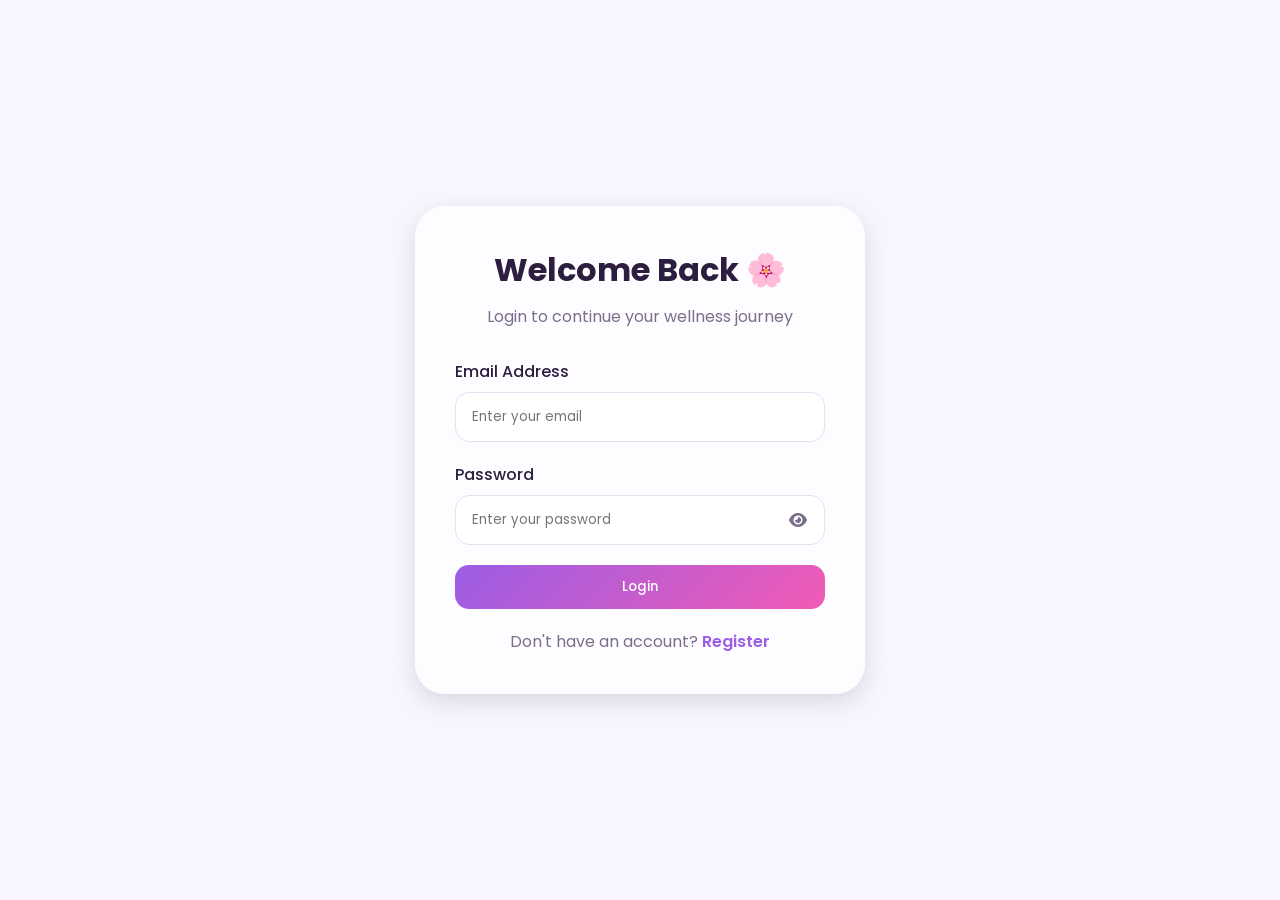
<file: index.html>
<!DOCTYPE html>
<html lang="en">

<head>

  <meta charset="UTF-8" />
  <meta name="viewport" content="width=device-width, initial-scale=1.0" />

  <title>Login | Period Tracker</title>

  <!-- GLOBAL CSS -->
  <link rel="stylesheet" href="css/global.css">

  <!-- FONT AWESOME -->
  <link rel="stylesheet"
    href="https://cdnjs.cloudflare.com/ajax/libs/font-awesome/6.5.2/css/all.min.css">

</head>

<body>

  <!-- AUTH CONTAINER -->
  <div class="auth-container">

    <!-- LOGIN CARD -->
    <div class="auth-card">

      <!-- TITLE -->
      <div class="auth-title">
        <h1>Welcome Back 🌸</h1>
        <p>Login to continue your wellness journey</p>
      </div>

      <!-- LOGIN FORM -->
      <form id="loginForm">

        <!-- EMAIL -->
        <div class="input-group">
          <label>Email Address</label>

          <input
            type="email"
            id="email"
            placeholder="Enter your email"
          >
        </div>

        <!-- PASSWORD -->
        <div class="input-group">
          <label>Password</label>

          <div style="position: relative;">

            <input
              type="password"
              id="password"
              placeholder="Enter your password"
            >

            <!-- TOGGLE PASSWORD -->
            <i
              class="fa-solid fa-eye"
              id="togglePassword"
              style="
                position: absolute;
                right: 18px;
                top: 50%;
                transform: translateY(-50%);
                cursor: pointer;
                color: #7B6D8D;
              "
            ></i>

          </div>
        </div>

        <!-- ERROR MESSAGE -->
        <p
          id="loginError"
          style="
            color: red;
            margin-bottom: 15px;
            display: none;
            font-size: 14px;
          "
        >
          Invalid email or password
        </p>

        <!-- LOGIN BUTTON -->
        <button
          type="submit"
          class="btn btn-primary"
          style="width: 100%;"
        >
          Login
        </button>

      </form>

      <!-- REGISTER LINK -->
      <div class="text-center mt-20">

        <p style="color: var(--text-secondary);">

          Don't have an account?

          <a
            href="register.html"
            style="
              color: var(--primary-color);
              font-weight: 600;
            "
          >
            Register
          </a>

        </p>

      </div>

    </div>

  </div>


  <!-- STORAGE JS -->
  <script src="js/storage.js"></script>

  <!-- AUTH JS -->
  <script src="js/auth.js"></script>

</body>

</html>
</file>
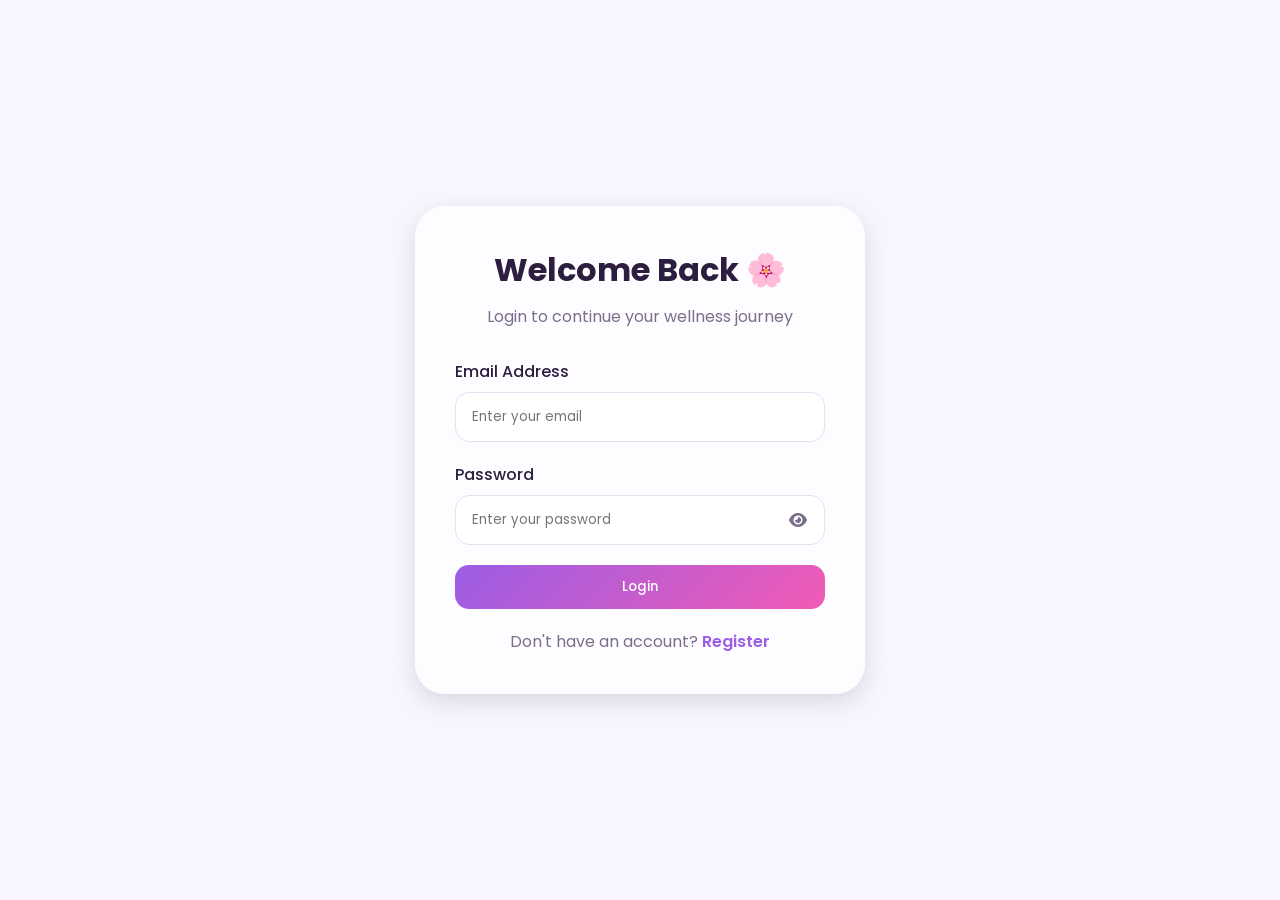
<file: calendar.html>
<!DOCTYPE html>
<html lang="en">

<head>

    <meta charset="UTF-8">

    <meta name="viewport"
        content="width=device-width, initial-scale=1.0">

    <title>Calendar | Period Tracker</title>

    <!-- GOOGLE FONTS -->

    <link rel="preconnect"
        href="https://fonts.googleapis.com">

    <link rel="preconnect"
        href="https://fonts.gstatic.com"
        crossorigin>

    <link href="https://fonts.googleapis.com/css2?family=Poppins:wght@300;400;500;600;700&display=swap"
        rel="stylesheet">

    <!-- FONT AWESOME -->

    <link rel="stylesheet"
        href="https://cdnjs.cloudflare.com/ajax/libs/font-awesome/6.5.1/css/all.min.css">

    <!-- CSS FILES -->

    <link rel="stylesheet"
        href="css/global.css">

    <link rel="stylesheet"
        href="css/calendar.css">

</head>

<body>

    <!-- SIDEBAR -->

    <aside class="sidebar">

        <div class="logo">

            <i class="fa-solid fa-heart-circle-bolt"></i>

            <span>Period Tracker</span>

        </div>

        <nav class="sidebar-menu">

            <a href="dashboard.html">

                <i class="fa-solid fa-table-columns"></i>

                Dashboard

            </a>

            <a href="tracker.html">

                <i class="fa-solid fa-calendar-check"></i>

                Track Cycle

            </a>

            <a href="calendar.html"
                class="active">

                <i class="fa-solid fa-calendar-days"></i>

                Calendar

            </a>

            <a href="insights.html">

                <i class="fa-solid fa-chart-line"></i>

                Insights

            </a>

            <a href="settings.html">

                <i class="fa-solid fa-gear"></i>

                Settings

            </a>

            <button id="logoutBtn">

                <i class="fa-solid fa-right-from-bracket"></i>

                Logout

            </button>

        </nav>

    </aside>

    <!-- MAIN CONTENT -->

    <main class="main-content">

        <!-- TOPBAR -->

        <header class="topbar">

            <div>

                <h1>Cycle Calendar</h1>

                <p>
                    Visualize your menstrual cycle and
                    predictions.
                </p>

            </div>

        </header>

        <!-- CALENDAR SECTION -->

        <section class="calendar-section">

            <div class="calendar-card">

                <!-- HEADER -->

                <div class="calendar-header">

                    <button id="prevMonthBtn">

                        <i class="fa-solid fa-angle-left"></i>

                    </button>

                    <h2 id="monthYear"></h2>

                    <button id="nextMonthBtn">

                        <i class="fa-solid fa-angle-right"></i>

                    </button>

                </div>

                <!-- WEEK DAYS -->

                <div class="weekdays">

                    <div>Sun</div>
                    <div>Mon</div>
                    <div>Tue</div>
                    <div>Wed</div>
                    <div>Thu</div>
                    <div>Fri</div>
                    <div>Sat</div>

                </div>

                <!-- CALENDAR GRID -->

                <div id="calendarGrid"
                    class="calendar-grid">

                    <!-- Dynamic Calendar -->

                </div>

            </div>

        </section>

        <!-- LEGEND SECTION -->

        <section class="legend-section">

            <div class="legend-card">

                <h2>Calendar Legend</h2>

                <div class="legend-grid">

                    <div class="legend-item">

                        <span class="legend-color period"></span>

                        <p>Predicted Period</p>

                    </div>

                    <div class="legend-item">

                        <span class="legend-color ovulation"></span>

                        <p>Ovulation Day</p>

                    </div>

                    <div class="legend-item">

                        <span class="legend-color fertile"></span>

                        <p>Fertile Window</p>

                    </div>

                    <div class="legend-item">

                        <span class="legend-color today"></span>

                        <p>Today</p>

                    </div>

                </div>

            </div>

        </section>

    </main>

    <!-- JAVASCRIPT FILES -->

    <script src="js/storage.js"></script>

    <script src="js/utils.js"></script>

    <script src="js/calendar.js"></script>

</body>

</html>
</file>
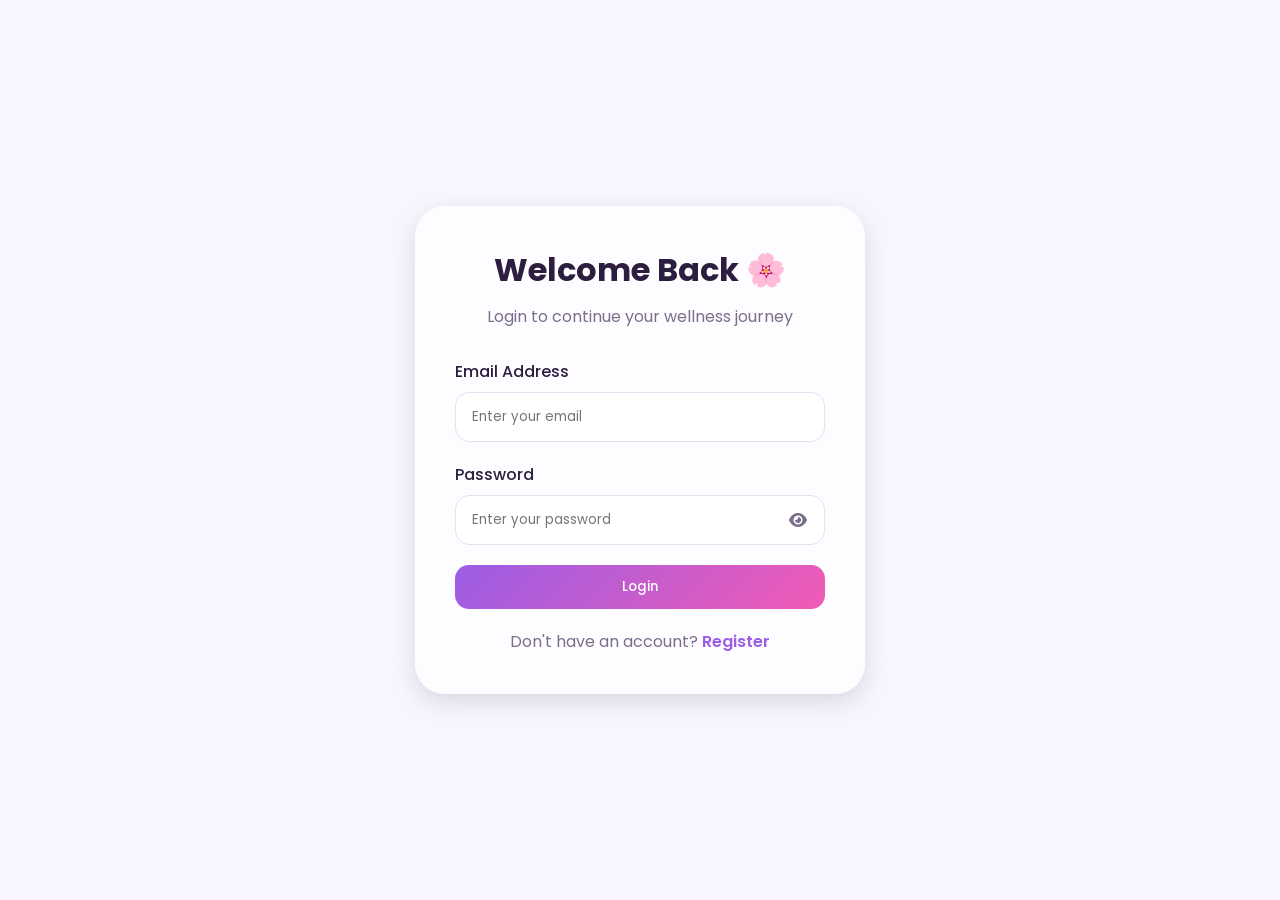
<file: dashboard.html>
<!DOCTYPE html>
<html lang="en">

<head>
    <meta charset="UTF-8" />
    <meta name="viewport" content="width=device-width, initial-scale=1.0" />

    <title>Dashboard | Period Tracker</title>

    <!-- Google Fonts -->
    <link rel="preconnect" href="https://fonts.googleapis.com">
    <link rel="preconnect" href="https://fonts.gstatic.com" crossorigin>

    <link href="https://fonts.googleapis.com/css2?family=Poppins:wght@300;400;500;600;700&display=swap"
        rel="stylesheet">

    <!-- Font Awesome -->
    <link rel="stylesheet"
        href="https://cdnjs.cloudflare.com/ajax/libs/font-awesome/6.5.1/css/all.min.css">

    <!-- CSS -->
    <link rel="stylesheet" href="css/global.css">
    <link rel="stylesheet" href="css/dashboard.css">
</head>

<body>

    <!-- SIDEBAR -->

    <aside class="sidebar">

        <div class="logo">
            <i class="fa-solid fa-heart-circle-bolt"></i>
            <span>Period Tracker</span>
        </div>

        <nav class="sidebar-menu">

            <a href="dashboard.html" class="active">
                <i class="fa-solid fa-table-columns"></i>
                Dashboard
            </a>

            <a href="tracker.html">
                <i class="fa-solid fa-calendar-check"></i>
                Track Cycle
            </a>

            <a href="calendar.html">
                <i class="fa-solid fa-calendar-days"></i>
                Calendar
            </a>

            <a href="insights.html">
                <i class="fa-solid fa-chart-line"></i>
                Insights
            </a>

            <a href="settings.html">
                <i class="fa-solid fa-gear"></i>
                Settings
            </a>

            <button id="logoutBtn" class="logout-btn">
                <i class="fa-solid fa-right-from-bracket"></i>
                Logout
            </button>

        </nav>

    </aside>

    <!-- 
         MAIN CONTENT
    = -->

    <main class="main-content">

        <!-- TOP BAR -->

        <header class="topbar">

            <div>
                <h1 id="welcomeMessage">Welcome Back</h1>
                <p>Track your wellness journey smoothly.</p>
            </div>

            <div class="profile-box">
                <i class="fa-solid fa-user"></i>
            </div>

        </header>

        <!-- 
             DASHBOARD GRID
        = -->

        <section class="dashboard-grid">

            <!-- CARD 1 -->

            <div class="dashboard-card gradient-card">

                <div class="card-header">
                    <h3>Next Period</h3>
                    <i class="fa-solid fa-droplet"></i>
                </div>

                <h2 id="nextPeriodDate">--</h2>

                <p>Predicted upcoming cycle date</p>

            </div>

            <!-- CARD 2 -->

            <div class="dashboard-card">

                <div class="card-header">
                    <h3>Cycle Length</h3>
                    <i class="fa-solid fa-rotate"></i>
                </div>

                <h2 id="cycleLengthDisplay">28 Days</h2>

                <p>Average menstrual cycle</p>

            </div>

            <!-- CARD 3 -->

            <div class="dashboard-card">

                <div class="card-header">
                    <h3>Ovulation Day</h3>
                    <i class="fa-solid fa-seedling"></i>
                </div>

                <h2 id="ovulationDate">--</h2>

                <p>Estimated fertile period</p>

            </div>

            <!-- CARD 4 -->

            <div class="dashboard-card">

                <div class="card-header">
                    <h3>Current Mood</h3>
                    <i class="fa-solid fa-face-smile"></i>
                </div>

                <h2 id="currentMood">Relaxed</h2>

                <p>Your latest wellness mood</p>

            </div>

        </section>

        <!-- 
             QUICK ACTIONS
        = -->

        <section class="quick-actions">

            <h2>Quick Actions</h2>

            <div class="action-grid">

                <a href="tracker.html" class="action-card">
                    <i class="fa-solid fa-pen"></i>
                    <span>Log Symptoms</span>
                </a>

                <a href="calendar.html" class="action-card">
                    <i class="fa-solid fa-calendar"></i>
                    <span>View Calendar</span>
                </a>

                <a href="insights.html" class="action-card">
                    <i class="fa-solid fa-chart-pie"></i>
                    <span>Check Insights</span>
                </a>

                <a href="settings.html" class="action-card">
                    <i class="fa-solid fa-sliders"></i>
                    <span>Personalize</span>
                </a>

            </div>

        </section>

        <!-- 
             WELLNESS TIPS
        = -->

        <section class="wellness-section">

            <div class="wellness-card">

                <h2>Daily Wellness Tip</h2>

                <p id="wellnessTip">
                    Stay hydrated and maintain healthy sleep patterns
                    for better cycle balance and overall wellness.
                </p>

            </div>

        </section>

        <!-- 
             RECENT ACTIVITY
        = -->

        <section class="activity-section">

            <div class="section-header">
                <h2>Recent Activity</h2>
            </div>

            <div id="activityContainer" class="activity-container">

                <div class="activity-item">
                    <i class="fa-solid fa-circle-info"></i>
                    <div>
                        <h4>No activity available</h4>
                        <p>Start tracking your wellness today.</p>
                    </div>
                </div>

            </div>

        </section>

    </main>

    <!-- 
         JAVASCRIPT FILES
    = -->

    <script src="js/storage.js"></script>
    <script src="js/utils.js"></script>
    <script src="js/dashboard.js"></script>
    

</body>

</html>
</file>
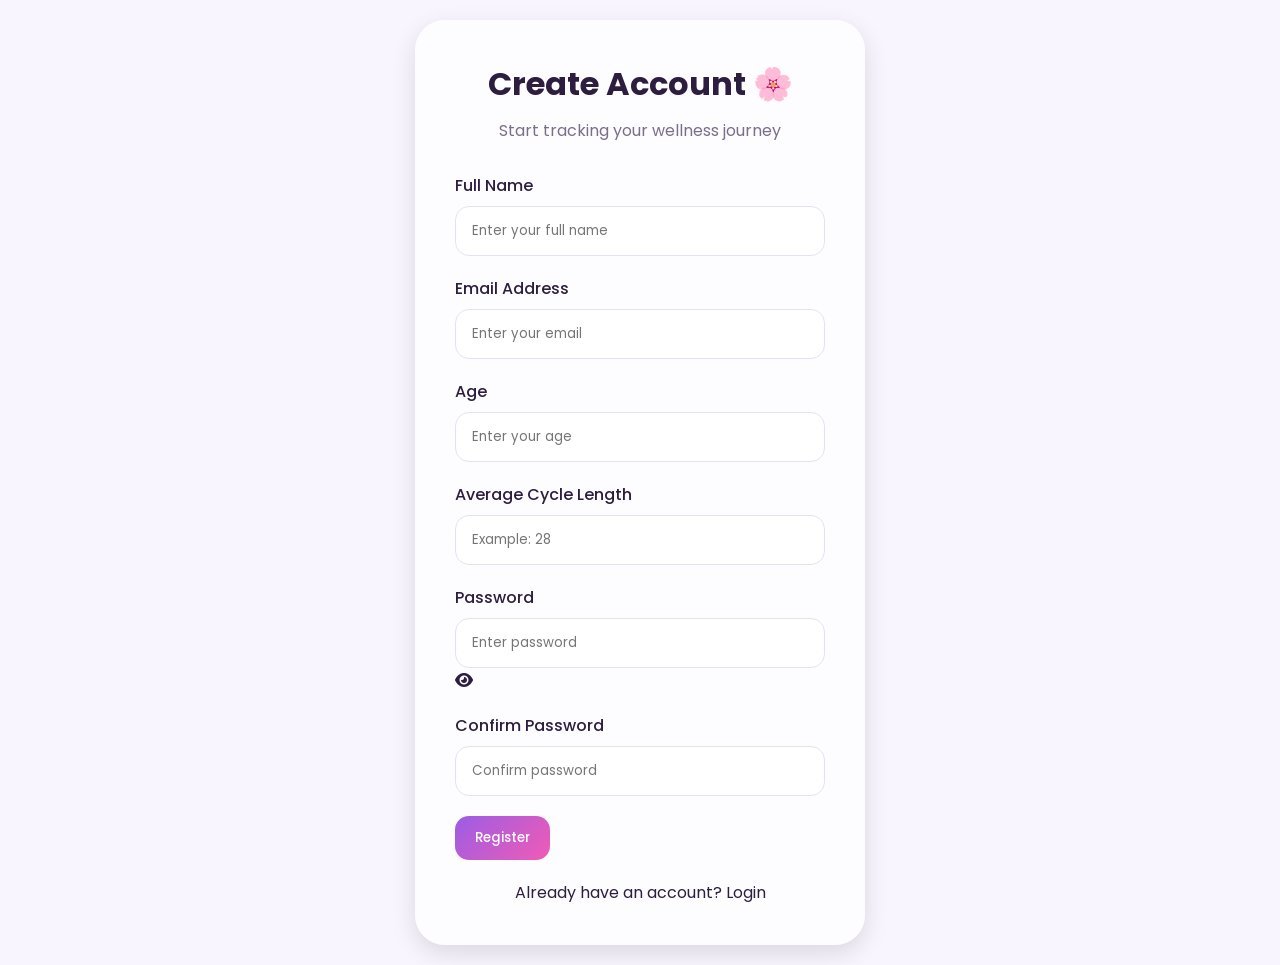
<file: register.html>
<!DOCTYPE html>
<html lang="en">

<head>

    <meta charset="UTF-8">

    <meta name="viewport"
        content="width=device-width, initial-scale=1.0">

    <title>Register | Period Tracker</title>

    <!-- GLOBAL CSS -->
    <link rel="stylesheet"
        href="css/global.css">

    <!-- FONT AWESOME -->
    <link rel="stylesheet"
        href="https://cdnjs.cloudflare.com/ajax/libs/font-awesome/6.5.2/css/all.min.css">

</head>

<body>

    <!-- AUTH CONTAINER -->

    <div class="auth-container">

        <!-- REGISTER CARD -->

        <div class="auth-card">

            <!-- TITLE -->

            <div class="auth-title">

                <h1>Create Account 🌸</h1>

                <p>
                    Start tracking your wellness journey
                </p>

            </div>

            <!-- REGISTER FORM -->

            <form id="registerForm">

                <!-- FULL NAME -->

                <div class="input-group">

                    <label for="name">
                        Full Name
                    </label>

                    <input
                        type="text"
                        id="name"
                        placeholder="Enter your full name"
                        required
                    >

                </div>

                <!-- EMAIL -->

                <div class="input-group">

                    <label for="email">
                        Email Address
                    </label>

                    <input
                        type="email"
                        id="email"
                        placeholder="Enter your email"
                        required
                    >

                </div>

                <!-- AGE -->

                <div class="input-group">

                    <label for="age">
                        Age
                    </label>

                    <input
                        type="number"
                        id="age"
                        placeholder="Enter your age"
                        required
                    >

                </div>

                <!-- CYCLE LENGTH -->

                <div class="input-group">

                    <label for="cycleLength">
                        Average Cycle Length
                    </label>

                    <input
                        type="number"
                        id="cycleLength"
                        placeholder="Example: 28"
                        required
                    >

                </div>

                <!-- PASSWORD -->

                <div class="input-group">

                    <label for="password">
                        Password
                    </label>

                    <div class="password-wrapper">

                        <input
                            type="password"
                            id="password"
                            placeholder="Enter password"
                            required
                        >

                        <i
                            class="fa-solid fa-eye"
                            id="togglePassword"
                        ></i>

                    </div>

                </div>

                <!-- CONFIRM PASSWORD -->

                <div class="input-group">

                    <label for="confirmPassword">
                        Confirm Password
                    </label>

                    <input
                        type="password"
                        id="confirmPassword"
                        placeholder="Confirm password"
                        required
                    >

                </div>

                <!-- REGISTER BUTTON -->

                <button
                    type="submit"
                    class="btn btn-primary"
                >

                    Register

                </button>

            </form>

            <!-- LOGIN LINK -->

            <div class="text-center mt-20">

                <p>

                    Already have an account?

                    <a href="index.html">

                        Login

                    </a>

                </p>

            </div>

        </div>

    </div>

    <!-- JAVASCRIPT -->

    <script src="js/storage.js"></script>

    <script src="js/utils.js"></script>

    <script src="js/auth.js"></script>

    <!-- PASSWORD TOGGLE -->

    <script>

        const togglePassword =
            document.getElementById(
                "togglePassword"
            );

        const passwordInput =
            document.getElementById(
                "password"
            );

        togglePassword.addEventListener(
            "click",
            () => {

                if (
                    passwordInput.type ===
                    "password"
                ) {

                    passwordInput.type = "text";

                    togglePassword.classList.replace(
                        "fa-eye",
                        "fa-eye-slash"
                    );

                } else {

                    passwordInput.type = "password";

                    togglePassword.classList.replace(
                        "fa-eye-slash",
                        "fa-eye"
                    );
                }
            }
        );

    </script>

</body>

</html>
</file>
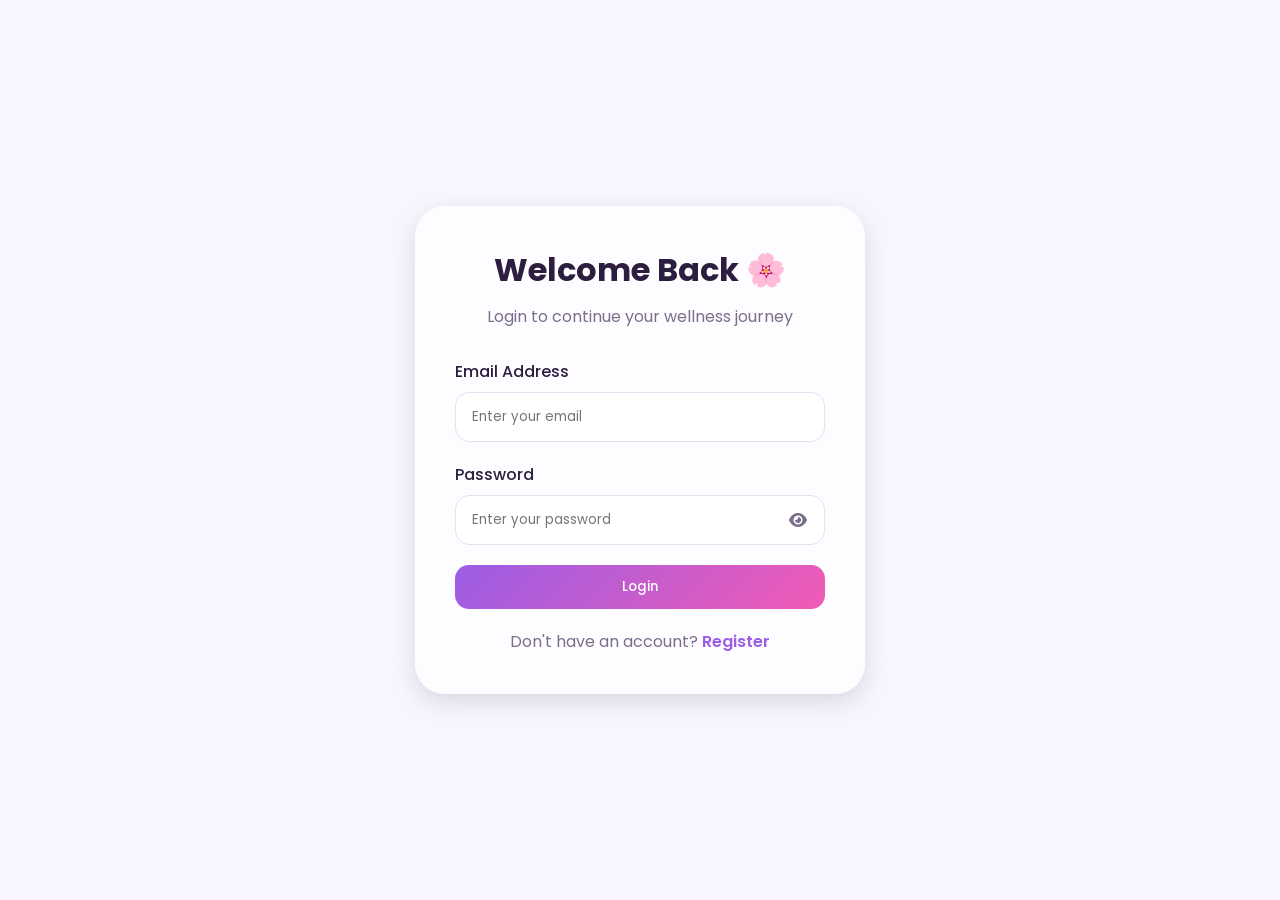
<file: settings.html>
<!DOCTYPE html>
<html lang="en">

<head>

    <meta charset="UTF-8">

    <meta name="viewport"
        content="width=device-width, initial-scale=1.0">

    <title>Settings | Period Tracker</title>

    <!-- GOOGLE FONTS -->

    <link rel="preconnect"
        href="https://fonts.googleapis.com">

    <link rel="preconnect"
        href="https://fonts.gstatic.com"
        crossorigin>

    <link href="https://fonts.googleapis.com/css2?family=Poppins:wght@300;400;500;600;700&display=swap"
        rel="stylesheet">

    <!-- FONT AWESOME -->

    <link rel="stylesheet"
        href="https://cdnjs.cloudflare.com/ajax/libs/font-awesome/6.5.1/css/all.min.css">

    <!-- CSS -->

    <link rel="stylesheet"
        href="css/global.css">

    <link rel="stylesheet"
        href="css/settings.css">

</head>

<body>

    <!-- SIDEBAR -->

    <aside class="sidebar">

        <div class="logo">

            <i class="fa-solid fa-heart-circle-bolt"></i>

            <span>Period Tracker</span>

        </div>

        <nav class="sidebar-menu">

            <a href="dashboard.html">

                <i class="fa-solid fa-table-columns"></i>

                Dashboard

            </a>

            <a href="tracker.html">

                <i class="fa-solid fa-calendar-check"></i>

                Track Cycle

            </a>

            <a href="calendar.html">

                <i class="fa-solid fa-calendar-days"></i>

                Calendar

            </a>

            <a href="insights.html">

                <i class="fa-solid fa-chart-line"></i>

                Insights

            </a>

            <a href="settings.html"
                class="active">

                <i class="fa-solid fa-gear"></i>

                Settings

            </a>

            <button id="logoutBtn">

                <i class="fa-solid fa-right-from-bracket"></i>

                Logout

            </button>

        </nav>

    </aside>

    <!-- MAIN CONTENT -->

    <main class="main-content">

        <!-- TOPBAR -->

        <header class="topbar">

            <div>

                <h1>Settings</h1>

                <p>
                    Personalize and manage your account.
                </p>

            </div>

        </header>

        <!-- PROFILE SETTINGS -->

        <section class="settings-section">

            <div class="settings-card">

                <h2>Profile Information</h2>

                <form id="profileForm">

                    <!-- NAME -->

                    <div class="form-group">

                        <label>Full Name</label>

                        <input type="text"
                            id="fullName"
                            placeholder="Enter your name">

                    </div>

                    <!-- EMAIL -->

                    <div class="form-group">

                        <label>Email Address</label>

                        <input type="email"
                            id="email"
                            placeholder="Enter your email">

                    </div>

                    <!-- AGE -->

                    <div class="form-group">

                        <label>Age</label>

                        <input type="number"
                            id="age"
                            placeholder="Enter your age">

                    </div>

                    <!-- CYCLE LENGTH -->

                    <div class="form-group">

                        <label>Cycle Length</label>

                        <input type="number"
                            id="cycleLength"
                            placeholder="Cycle length in days">

                    </div>

                    <!-- BUTTON -->

                    <button type="submit"
                        class="save-btn">

                        Update Profile

                    </button>

                </form>

            </div>

        </section>

        <!-- 
             APP SETTINGS
        = -->

        <section class="settings-section">

            <div class="settings-card">

                <h2>Application Settings</h2>

                <!-- DARK MODE -->

                <div class="setting-item">

                    <div>

                        <h3>Dark Mode</h3>

                        <p>
                            Enable dark appearance mode.
                        </p>

                    </div>

                    <label class="switch">

                        <input type="checkbox"
                            id="darkModeToggle">

                        <span class="slider"></span>

                    </label>

                </div>

                <!-- CLEAR HISTORY -->

                <div class="setting-item">

                    <div>

                        <h3>Clear Wellness History</h3>

                        <p>
                            Remove all tracker records permanently.
                        </p>

                    </div>

                    <button id="clearHistoryBtn"
                        class="danger-btn">

                        Clear Data

                    </button>

                </div>

            </div>

        </section>

    </main>

    <!-- JAVASCRIPT FILES -->

    <script src="js/storage.js"></script>

    <script src="js/utils.js"></script>

    <script src="js/settings.js"></script>

</body>

</html>
</file>
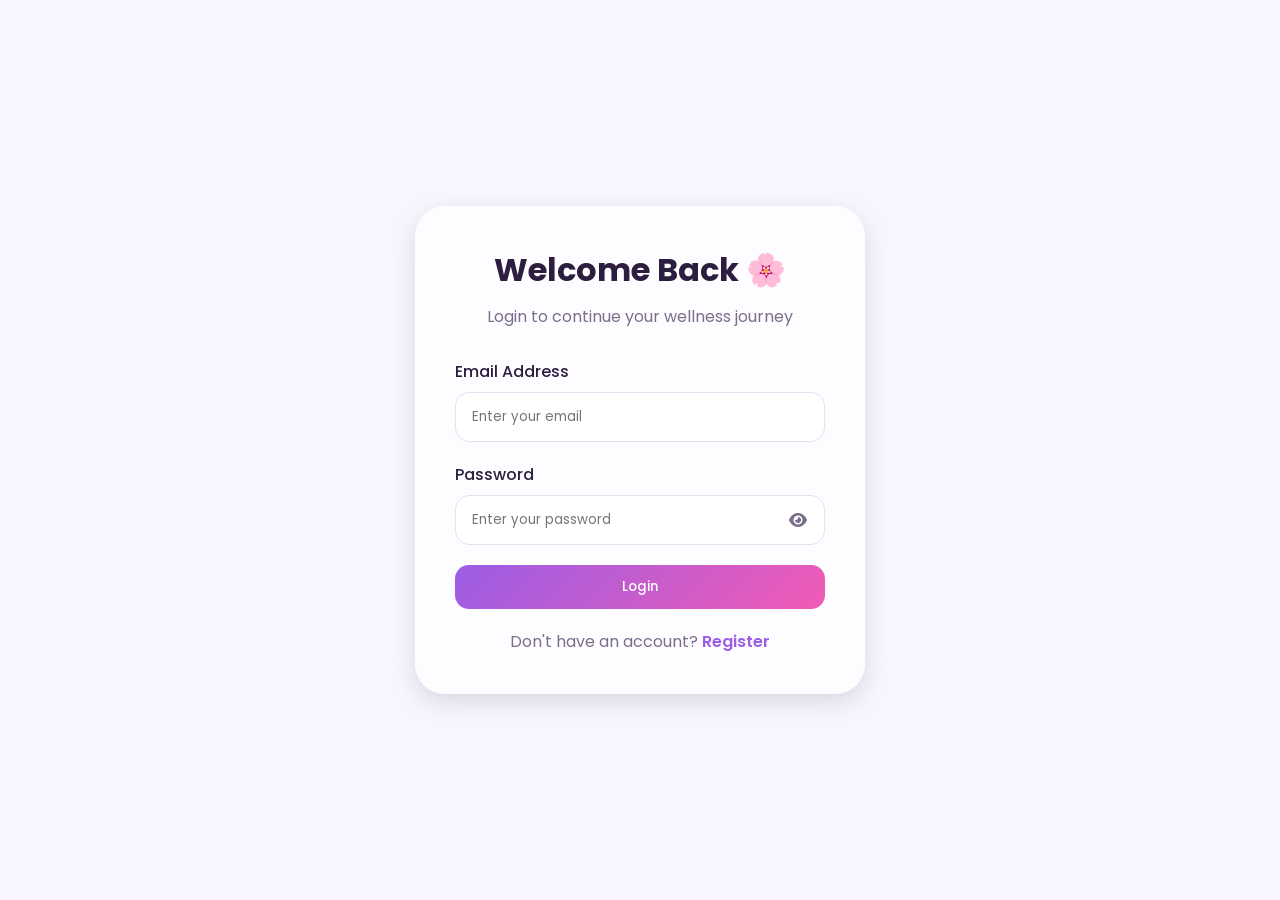
<file: tracker.html>
<!DOCTYPE html>
<html lang="en">

<head>
    <meta charset="UTF-8">
    <meta name="viewport" content="width=device-width, initial-scale=1.0">

    <title>Track Cycle | Period Tracker</title>

    <!-- Google Fonts -->
    <link rel="preconnect" href="https://fonts.googleapis.com">
    <link rel="preconnect" href="https://fonts.gstatic.com" crossorigin>

    <link href="https://fonts.googleapis.com/css2?family=Poppins:wght@300;400;500;600;700&display=swap"
        rel="stylesheet">

    <!-- Font Awesome -->
    <link rel="stylesheet"
        href="https://cdnjs.cloudflare.com/ajax/libs/font-awesome/6.5.1/css/all.min.css">

    <!-- CSS -->
    <link rel="stylesheet" href="css/global.css">
    <link rel="stylesheet" href="css/tracker.css">
</head>

<body>

    <!-- SIDEBAR -->

    <aside class="sidebar">

        <div class="logo">
            <i class="fa-solid fa-heart-circle-bolt"></i>
            <span>Period Tracker</span>
        </div>

        <nav class="sidebar-menu">

            <a href="dashboard.html">
                <i class="fa-solid fa-table-columns"></i>
                Dashboard
            </a>

            <a href="tracker.html" class="active">
                <i class="fa-solid fa-calendar-check"></i>
                Track Cycle
            </a>

            <a href="calendar.html">
                <i class="fa-solid fa-calendar-days"></i>
                Calendar
            </a>

            <a href="insights.html">
                <i class="fa-solid fa-chart-line"></i>
                Insights
            </a>

            <a href="settings.html">
                <i class="fa-solid fa-gear"></i>
                Settings
            </a>

            <button id="logoutBtn">
                <i class="fa-solid fa-right-from-bracket"></i>
                Logout
            </button>

        </nav>

    </aside>

    <!-- MAIN CONTENT -->

    <main class="main-content">

        <!-- TOPBAR -->

        <header class="topbar">

            <div>
                <h1>Track Your Wellness</h1>
                <p>Log moods, symptoms, and cycle details.</p>
            </div>

        </header>

        <!-- TRACKER FORM -->

        <section class="tracker-section">

            <div class="tracker-card">

                <h2>Daily Wellness Tracker</h2>

                <form id="trackerForm">

                    <!-- DATE -->

                    <div class="form-group">

                        <label>Select Date</label>

                        <input type="date"
                            id="trackDate"
                            required>

                    </div>

                    <!-- MOOD -->

                    <div class="form-group">

                        <label>Select Mood</label>

                        <div class="mood-grid">

                            <button type="button"
                                class="mood-btn"
                                data-mood="Happy">

                                😊
                                <span>Happy</span>

                            </button>

                            <button type="button"
                                class="mood-btn"
                                data-mood="Sad">

                                😔
                                <span>Sad</span>

                            </button>

                            <button type="button"
                                class="mood-btn"
                                data-mood="Relaxed">

                                😌
                                <span>Relaxed</span>

                            </button>

                            <button type="button"
                                class="mood-btn"
                                data-mood="Tired">

                                😴
                                <span>Tired</span>

                            </button>

                            <button type="button"
                                class="mood-btn"
                                data-mood="Angry">

                                😡
                                <span>Angry</span>

                            </button>

                        </div>

                    </div>

                    <!-- SYMPTOMS -->

                    <div class="form-group">

                        <label>Symptoms</label>

                        <div class="symptom-grid">

                            <label class="symptom-item">

                                <input type="checkbox"
                                    value="Cramps">

                                <span>Cramps</span>

                            </label>

                            <label class="symptom-item">

                                <input type="checkbox"
                                    value="Headache">

                                <span>Headache</span>

                            </label>

                            <label class="symptom-item">

                                <input type="checkbox"
                                    value="Fatigue">

                                <span>Fatigue</span>

                            </label>

                            <label class="symptom-item">

                                <input type="checkbox"
                                    value="Acne">

                                <span>Acne</span>

                            </label>

                            <label class="symptom-item">

                                <input type="checkbox"
                                    value="Mood Swings">

                                <span>Mood Swings</span>

                            </label>

                        </div>

                    </div>

                    <!-- FLOW LEVEL -->

                    <div class="form-group">

                        <label>Flow Level</label>

                        <select id="flowLevel">

                            <option value="">Select Flow</option>

                            <option value="Light">Light</option>

                            <option value="Medium">Medium</option>

                            <option value="Heavy">Heavy</option>

                        </select>

                    </div>

                    <!-- ENERGY LEVEL -->

                    <div class="form-group">

                        <label>Energy Level</label>

                        <select id="energyLevel">

                            <option value="">Select Energy</option>

                            <option value="Low">Low</option>

                            <option value="Normal">Normal</option>

                            <option value="High">High</option>

                        </select>

                    </div>

                    <!-- NOTES -->

                    <div class="form-group">

                        <label>Daily Notes</label>

                        <textarea id="dailyNotes"
                            rows="5"
                            placeholder="Write about your wellness today..."></textarea>

                    </div>

                    <!-- PERIOD START -->

                    <div class="form-group">

                        <label>Is this your period start date?</label>

                        <div class="radio-group">

                            <label>

                                <input type="radio"
                                    name="periodStart"
                                    value="yes">

                                Yes

                            </label>

                            <label>

                                <input type="radio"
                                    name="periodStart"
                                    value="no"
                                    checked>

                                No

                            </label>

                        </div>

                    </div>

                    <!-- BUTTON -->

                    <button type="submit"
                        class="save-btn">

                        Save Wellness Record

                    </button>

                </form>

            </div>

        </section>

        <!-- RECENT TRACKS -->

        <section class="recent-tracks">

            <div class="section-header">

                <h2>Recent Logs</h2>

            </div>

            <div id="recentLogsContainer"
                class="recent-logs-container">

                <!-- Dynamic Logs -->

            </div>

        </section>

    </main>

    <!-- JAVASCRIPT FILES -->

    <script src="js/storage.js"></script>
    <script src="js/utils.js"></script>
    <script src="js/tracker.js"></script>

</body>

</html>
</file>
<file: css/global.css>
@import url('https://fonts.googleapis.com/css2?family=Poppins:wght@300;400;500;600;700&display=swap');
:root {
  --primary-color: #9B5DE5;
  --secondary-color: #F15BB5;
  --background-color: #F8F5FF;
  --card-color: #FFFFFF;
  --text-primary: #2D1E40;
  --text-secondary: #7B6D8D;
  --success-color: #4CAF50;
  --warning-color: #FFB703;
  --border-color: #E6E0F0;

  --shadow-sm: 0 2px 8px rgba(0,0,0,0.05);
  --shadow-md: 0 4px 12px rgba(0,0,0,0.08);
  --shadow-lg: 0 8px 24px rgba(0,0,0,0.12);

  --radius-sm: 10px;
  --radius-md: 16px;
  --radius-lg: 24px;

  --transition: 0.3s ease;
}


/*
   DARK MODE VARIABLES
*/

body.dark-mode {
  --background-color: #1E1B2E;
  --card-color: #2A243D;
  --text-primary: #F3F0FF;
  --text-secondary: #C9C2D8;
  --border-color: #3C3550;
}


/*
   RESET
*/

* {
  margin: 0;
  padding: 0;
  box-sizing: border-box;
}

html {
  scroll-behavior: smooth;
}

body {
  font-family: 'Poppins', sans-serif;
  background: var(--background-color);
  color: var(--text-primary);
  transition: var(--transition);
}


a {
  text-decoration: none;
  color: inherit;
}

ul {
  list-style: none;
}

button,
input,
textarea,
select {
  font-family: inherit;
}


/*
   MAIN LAYOUT
*/

.main-layout {
  display: flex;
  min-height: 100vh;
}


/*
   SIDEBAR
*/

.sidebar {
  width: 260px;
  background: linear-gradient(180deg, #9B5DE5, #F15BB5);
  padding: 24px;
  color: white;
  position: fixed;
  left: 0;
  top: 0;
  height: 100vh;
  overflow-y: auto;
}

.logo {
  font-size: 26px;
  font-weight: 700;
  margin-bottom: 40px;
}

.sidebar-menu {
  display: flex;
  flex-direction: column;
  gap: 12px;
}

.sidebar-menu a {
  display: flex;
  align-items: center;
  gap: 12px;
  padding: 14px 18px;
  border-radius: 14px;
  transition: var(--transition);
  font-weight: 500;
}

.sidebar-menu a:hover {
  background: rgba(255,255,255,0.15);
  transform: translateX(5px);
}

.sidebar-menu a.active {
  background: rgba(255,255,255,0.2);
  backdrop-filter: blur(10px);
}


/*
   MAIN CONTENT
*/

.main-content {
  flex: 1;
  margin-left: 260px;
  padding: 30px;
}


/*
   HEADER
*/

.top-header {
  display: flex;
  justify-content: space-between;
  align-items: center;
  margin-bottom: 30px;
}

.header-left h1 {
  font-size: 28px;
  font-weight: 600;
}

.header-left p {
  color: var(--text-secondary);
  margin-top: 5px;
}

.header-right {
  display: flex;
  align-items: center;
  gap: 16px;
}

.profile-avatar {
  width: 45px;
  height: 45px;
  border-radius: 50%;
  background: linear-gradient(135deg, #9B5DE5, #F15BB5);
  display: flex;
  align-items: center;
  justify-content: center;
  color: white;
  font-weight: 600;
}


/*
   BUTTONS
*/

.btn {
  border: none;
  outline: none;
  padding: 12px 20px;
  border-radius: 14px;
  cursor: pointer;
  transition: var(--transition);
  font-weight: 500;
}

.btn-primary {
  background: linear-gradient(135deg, #9B5DE5, #F15BB5);
  color: white;
}

.btn-primary:hover {
  transform: translateY(-2px);
  box-shadow: var(--shadow-md);
}

.btn-secondary {
  background: var(--card-color);
  color: var(--text-primary);
  border: 1px solid var(--border-color);
}

.btn-secondary:hover {
  background: rgba(155,93,229,0.08);
}


/*
   CARDS
*/

.card {
  background: var(--card-color);
  border-radius: var(--radius-md);
  padding: 24px;
  box-shadow: var(--shadow-sm);
  transition: var(--transition);
}

.card:hover {
  transform: translateY(-4px);
  box-shadow: var(--shadow-md);
}

.card-title {
  font-size: 18px;
  font-weight: 600;
  margin-bottom: 16px;
}


/* 
   DASHBOARD GRID
 */

.dashboard-grid {
  display: grid;
  grid-template-columns: repeat(4, 1fr);
  gap: 20px;
}

.status-card {
  background: var(--card-color);
  border-radius: 20px;
  padding: 24px;
  box-shadow: var(--shadow-sm);
  transition: var(--transition);
}

.status-card:hover {
  transform: translateY(-5px);
  box-shadow: var(--shadow-md);
}

.status-card .icon {
  width: 50px;
  height: 50px;
  border-radius: 14px;
  display: flex;
  align-items: center;
  justify-content: center;
  margin-bottom: 16px;
  background: rgba(155,93,229,0.12);
  color: var(--primary-color);
  font-size: 22px;
}

.status-card h2 {
  font-size: 28px;
  margin-bottom: 6px;
}

.status-card p {
  color: var(--text-secondary);
}


/* 
   FORM ELEMENTS
 */

.input-group {
  margin-bottom: 20px;
}

.input-group label {
  display: block;
  margin-bottom: 8px;
  font-weight: 500;
}

.input-group input,
.input-group textarea,
.input-group select {
  width: 100%;
  padding: 14px 16px;
  border-radius: 14px;
  border: 1px solid var(--border-color);
  background: var(--card-color);
  color: var(--text-primary);
  transition: var(--transition);
}

.input-group input:focus,
.input-group textarea:focus,
.input-group select:focus {
  border-color: var(--primary-color);
  outline: none;
  box-shadow: 0 0 0 4px rgba(155,93,229,0.12);
}


/* 
   AUTH PAGES
 */

.auth-container {
  min-height: 100vh;
  display: flex;
  align-items: center;
  justify-content: center;
  padding: 20px;
}

.auth-card {
  width: 100%;
  max-width: 450px;
  background: rgba(255,255,255,0.7);
  backdrop-filter: blur(20px);
  padding: 40px;
  border-radius: 30px;
  box-shadow: var(--shadow-lg);
}

.auth-title {
  text-align: center;
  margin-bottom: 30px;
}

.auth-title h1 {
  font-size: 32px;
  margin-bottom: 10px;
}

.auth-title p {
  color: var(--text-secondary);
}


/* 
   UTILITIES
 */

.text-center {
  text-align: center;
}

.mt-20 {
  margin-top: 20px;
}

.mt-30 {
  margin-top: 30px;
}

.hidden {
  display: none;
}


/* 
   RESPONSIVE DESIGN
 */

@media (max-width: 1200px) {

  .dashboard-grid {
    grid-template-columns: repeat(2, 1fr);
  }
}


@media (max-width: 768px) {

  .sidebar {
    width: 90px;
    padding: 20px 10px;
  }

  .logo {
    font-size: 18px;
    text-align: center;
  }

  .sidebar-menu a span {
    display: none;
  }

  .sidebar-menu a {
    justify-content: center;
  }

  .main-content {
    margin-left: 90px;
    padding: 20px;
  }

  .dashboard-grid {
    grid-template-columns: 1fr;
  }

  .top-header {
    flex-direction: column;
    align-items: flex-start;
    gap: 20px;
  }
}


@media (max-width: 480px) {

  .sidebar {
    display: none;
  }

  .main-content {
    margin-left: 0;
    padding: 16px;
  }

  .auth-card {
    padding: 28px 20px;
  }

  .header-left h1 {
    font-size: 22px;
  }
}
</file>
<file: css/calendar.css>
/* 
   CALENDAR PAGE STYLES
*/

:root {
    --primary: #9B5DE5;
    --secondary: #F15BB5;
    --background: #F8F5FF;
    --card-bg: #FFFFFF;
    --text-primary: #2D1E40;
    --text-secondary: #7B6D8D;
    --shadow: 0 10px 30px rgba(155, 93, 229, 0.10);
    --border: #ece4ff;

    --period-color: #ffb3d1;
    --ovulation-color: #bb86fc;
    --fertile-color: #ead9ff;
    --today-color: #9B5DE5;
}

/* 
   BODY
*/

body {
    margin: 0;
    padding: 0;
    font-family: 'Poppins', sans-serif;
    background: var(--background);
    display: flex;
    min-height: 100vh;
}

/* 
   SIDEBAR
*/

.sidebar {
    width: 270px;
    background: linear-gradient(
        180deg,
        #9B5DE5,
        #7b49ba
    );

    color: white;

    position: fixed;
    top: 0;
    left: 0;
    bottom: 0;

    padding: 30px 20px;

    display: flex;
    flex-direction: column;

    box-shadow: 5px 0 20px rgba(0,0,0,0.08);
}

.logo {
    display: flex;
    align-items: center;
    gap: 12px;

    font-size: 24px;
    font-weight: 700;

    margin-bottom: 45px;
}

.logo i {
    font-size: 28px;
}

.sidebar-menu {
    display: flex;
    flex-direction: column;
    gap: 12px;
}

.sidebar-menu a,
.sidebar-menu button {
    border: none;
    background: transparent;

    color: rgba(255,255,255,0.88);

    text-decoration: none;

    padding: 14px 18px;

    border-radius: 16px;

    display: flex;
    align-items: center;
    gap: 14px;

    font-size: 15px;
    font-weight: 500;

    cursor: pointer;

    transition: all 0.3s ease;
}

.sidebar-menu a:hover,
.sidebar-menu button:hover,
.sidebar-menu .active {
    background: rgba(255,255,255,0.18);

    color: white;

    transform: translateX(4px);
}

/* 
   MAIN CONTENT
n-left: 270px;
    padding: 35px;
}

/*
   TOPBAR
*/

.topbar {
    margin-bottom: 35px;
}

.topbar h1 {
    font-size: 34px;
    color: var(--text-primary);
    margin-bottom: 8px;
}

.topbar p {
    color: var(--text-secondary);
    font-size: 15px;
}

/*
   CALENDAR CARD
*/

.calendar-card {
    background: white;

    border-radius: 28px;

    padding: 30px;

    box-shadow: var(--shadow);

    margin-bottom: 35px;
}

/*
   CALENDAR HEADER
*/

.calendar-header {
    display: flex;
    justify-content: space-between;
    align-items: center;

    margin-bottom: 30px;
}

.calendar-header h2 {
    color: var(--text-primary);
    font-size: 28px;
}

.calendar-header button {
    width: 45px;
    height: 45px;

    border: none;

    border-radius: 14px;

    background: rgba(155, 93, 229, 0.12);

    color: var(--primary);

    cursor: pointer;

    font-size: 18px;

    transition: all 0.3s ease;
}

.calendar-header button:hover {
    background: var(--primary);
    color: white;
}

/*
   WEEKDAYS
*/

.weekdays {
    display: grid;
    grid-template-columns: repeat(7, 1fr);

    margin-bottom: 15px;
}

.weekdays div {
    text-align: center;

    color: var(--text-secondary);

    font-size: 14px;
    font-weight: 600;

    padding: 10px;
}

/*
   CALENDAR GRID
*/

.calendar-grid {
    display: grid;
    grid-template-columns: repeat(7, 1fr);

    gap: 12px;
}

/*
   DAY BOX
*/

.day-box {
    min-height: 90px;

    background: #faf7ff;

    border-radius: 18px;

    padding: 12px;

    position: relative;

    transition: all 0.3s ease;
}

.day-box:hover {
    transform: translateY(-4px);
}

.day-number {
    font-size: 15px;
    font-weight: 600;

    color: var(--text-primary);
}

/*
   TODAY
*/

.today {
    border: 2px solid var(--today-color);
}

/*
   PERIOD DAY
*/

.period-day {
    background: var(--period-color);
}

/*
   OVULATION DAY
*/

.ovulation-day {
    background: var(--ovulation-color);

    color: white;
}

/*
   FERTILE WINDOW
*/

.fertile-day {
    background: var(--fertile-color);
}

/*
   EMPTY DAY
*/

.empty-day {
    background: transparent;
    box-shadow: none;
}

/*
   LEGEND
*/

.legend-card {
    background: white;

    border-radius: 28px;

    padding: 30px;

    box-shadow: var(--shadow);
}

.legend-card h2 {
    margin-bottom: 22px;
    color: var(--text-primary);
}

.legend-grid {
    display: grid;
    grid-template-columns: repeat(4, 1fr);
    gap: 18px;
}

.legend-item {
    display: flex;
    align-items: center;
    gap: 12px;
}

.legend-color {
    width: 22px;
    height: 22px;

    border-radius: 8px;
}

.legend-color.period {
    background: var(--period-color);
}

.legend-color.ovulation {
    background: var(--ovulation-color);
}

.legend-color.fertile {
    background: var(--fertile-color);
}

.legend-color.today {
    background: var(--today-color);
}

/*
   RESPONSIVE DESIGN
*/

@media (max-width: 1100px) {

    .legend-grid {
        grid-template-columns: repeat(2, 1fr);
    }
}

@media (max-width: 900px) {

    .sidebar {
        width: 85px;
        padding: 25px 12px;
    }

    .logo span {
        display: none;
    }

    .sidebar-menu a,
    .sidebar-menu button {
        justify-content: center;
    }

    .main-content {
        margin-left: 85px;
    }
}

@media (max-width: 768px) {

    .main-content {
        padding: 25px 18px;
    }

    .calendar-card,
    .legend-card {
        padding: 22px;
    }

    .calendar-grid {
        gap: 8px;
    }

    .day-box {
        min-height: 75px;
        padding: 10px;
    }

    .topbar h1 {
        font-size: 28px;
    }
}

@media (max-width: 600px) {

    .calendar-grid {
        gap: 5px;
    }

    .day-box {
        min-height: 60px;
        border-radius: 12px;
        padding: 8px;
    }

    .day-number {
        font-size: 13px;
    }

    .legend-grid {
        grid-template-columns: 1fr;
    }
}

@media (max-width: 500px) {

    .sidebar {
        display: none;
    }

    .main-content {
        margin-left: 0;
    }

    .calendar-header h2 {
        font-size: 22px;
    }

    .calendar-header button {
        width: 40px;
        height: 40px;
    }
}

/*
   ANIMATIONS
*/

@keyframes fadeUp {

    from {
        opacity: 0;
        transform: translateY(20px);
    }

    to {
        opacity: 1;
        transform: translateY(0);
    }
}

.calendar-card,
.legend-card {
    animation: fadeUp 0.5s ease;
}
</file>
<file: css/dashboard.css>
:root {
    --primary: #9B5DE5;
    --secondary: #F15BB5;
    --background: #F8F5FF;
    --card-bg: #FFFFFF;
    --text-primary: #2D1E40;
    --text-secondary: #7B6D8D;
    --border: #ece4ff;
    --success: #4CAF50;
    --shadow: 0 10px 30px rgba(155, 93, 229, 0.10);
}

/*
   LAYOUT
*/

body {
    display: flex;
    background: var(--background);
    min-height: 100vh;
    font-family: 'Poppins', sans-serif;
}

/*
   SIDEBAR
*/

.sidebar {
    width: 270px;
    background: linear-gradient(
        180deg,
        #9B5DE5,
        #7b49ba
    );

    color: white;
    padding: 30px 20px;
    position: fixed;
    left: 0;
    top: 0;
    bottom: 0;

    display: flex;
    flex-direction: column;

    box-shadow: 5px 0 20px rgba(0,0,0,0.08);
}

.logo {
    display: flex;
    align-items: center;
    gap: 12px;

    font-size: 24px;
    font-weight: 700;

    margin-bottom: 45px;
}

.logo i {
    font-size: 28px;
}

/*
   SIDEBAR MENU
*/

.sidebar-menu {
    display: flex;
    flex-direction: column;
    gap: 12px;
}

.sidebar-menu a,
.sidebar-menu button {
    border: none;
    outline: none;

    display: flex;
    align-items: center;
    gap: 14px;

    text-decoration: none;

    background: transparent;
    color: rgba(255,255,255,0.88);

    padding: 14px 18px;

    border-radius: 16px;

    font-size: 15px;
    font-weight: 500;

    cursor: pointer;
    transition: all 0.3s ease;
}

.sidebar-menu a:hover,
.sidebar-menu button:hover,
.sidebar-menu .active {
    background: rgba(255,255,255,0.18);
    color: white;

    transform: translateX(4px);
}

.sidebar-menu i {
    width: 20px;
    text-align: center;
}

/*
   MAIN CONTENT
*/

.main-content {
    flex: 1;
    margin-left: 270px;
    padding: 35px;
}

/*
   TOPBAR
*/

.topbar {
    display: flex;
    justify-content: space-between;
    align-items: center;

    margin-bottom: 35px;
}

.topbar h1 {
    font-size: 34px;
    color: var(--text-primary);
    margin-bottom: 6px;
}

.topbar p {
    color: var(--text-secondary);
    font-size: 15px;
}

.profile-box {
    width: 55px;
    height: 55px;

    border-radius: 50%;

    background: white;

    display: flex;
    align-items: center;
    justify-content: center;

    font-size: 20px;
    color: var(--primary);

    box-shadow: var(--shadow);
}

/*
   DASHBOARD GRID
*/

.dashboard-grid {
    display: grid;
    grid-template-columns: repeat(4, 1fr);
    gap: 22px;

    margin-bottom: 35px;
}

.dashboard-card {
    background: var(--card-bg);

    border-radius: 24px;

    padding: 25px;

    box-shadow: var(--shadow);

    transition: all 0.3s ease;
}

.dashboard-card:hover {
    transform: translateY(-6px);
}

.gradient-card {
    background: linear-gradient(
        135deg,
        var(--primary),
        var(--secondary)
    );

    color: white;
}

.card-header {
    display: flex;
    justify-content: space-between;
    align-items: center;

    margin-bottom: 20px;
}

.card-header h3 {
    font-size: 16px;
    font-weight: 600;
}

.card-header i {
    font-size: 22px;
}

.dashboard-card h2 {
    font-size: 30px;
    margin-bottom: 10px;
}

.dashboard-card p {
    font-size: 14px;
    color: inherit;
    opacity: 0.85;
}

/*
   QUICK ACTIONS
*/

.quick-actions {
    margin-bottom: 35px;
}

.quick-actions h2 {
    margin-bottom: 20px;
    color: var(--text-primary);
}

.action-grid {
    display: grid;
    grid-template-columns: repeat(4, 1fr);
    gap: 20px;
}

.action-card {
    background: white;

    border-radius: 22px;

    padding: 28px 20px;

    text-decoration: none;

    color: var(--text-primary);

    display: flex;
    flex-direction: column;
    align-items: center;
    gap: 14px;

    box-shadow: var(--shadow);

    transition: all 0.3s ease;
}

.action-card:hover {
    transform: translateY(-5px);
}

.action-card i {
    width: 60px;
    height: 60px;

    border-radius: 18px;

    background: rgba(155, 93, 229, 0.12);

    color: var(--primary);

    display: flex;
    align-items: center;
    justify-content: center;

    font-size: 24px;
}

.action-card span {
    font-size: 15px;
    font-weight: 500;
}

/*
   WELLNESS SECTION
*/

.wellness-card {
    background: linear-gradient(
        135deg,
        #ffffff,
        #f8f1ff
    );

    border-radius: 24px;

    padding: 30px;

    margin-bottom: 35px;

    box-shadow: var(--shadow);
}

.wellness-card h2 {
    margin-bottom: 15px;
    color: var(--text-primary);
}

.wellness-card p {
    color: var(--text-secondary);
    line-height: 1.8;
}

/*
   ACTIVITY SECTION
*/

.activity-section {
    margin-bottom: 30px;
}

.section-header {
    margin-bottom: 20px;
}

.section-header h2 {
    color: var(--text-primary);
}

.activity-container {
    display: flex;
    flex-direction: column;
    gap: 16px;
}

.activity-item {
    background: white;

    border-radius: 20px;

    padding: 20px;

    display: flex;
    align-items: center;
    gap: 18px;

    box-shadow: var(--shadow);
}

.activity-item i {
    width: 50px;
    height: 50px;

    border-radius: 16px;

    background: rgba(155, 93, 229, 0.12);

    color: var(--primary);

    display: flex;
    align-items: center;
    justify-content: center;

    font-size: 18px;
}

.activity-item h4 {
    margin-bottom: 5px;
    color: var(--text-primary);
}

.activity-item p {
    color: var(--text-secondary);
    font-size: 14px;
}

/*
   RESPONSIVE DESIGN
*/

@media (max-width: 1200px) {

    .dashboard-grid,
    .action-grid {
        grid-template-columns: repeat(2, 1fr);
    }
}

@media (max-width: 900px) {

    .sidebar {
        width: 85px;
        padding: 25px 12px;
    }

    .logo span,
    .sidebar-menu a span,
    .sidebar-menu button span {
        display: none;
    }

    .sidebar-menu a,
    .sidebar-menu button {
        justify-content: center;
    }

    .main-content {
        margin-left: 85px;
    }
}

@media (max-width: 768px) {

    .dashboard-grid,
    .action-grid {
        grid-template-columns: 1fr;
    }

    .topbar {
        flex-direction: column;
        align-items: flex-start;
        gap: 20px;
    }

    .main-content {
        padding: 25px 18px;
    }

    .topbar h1 {
        font-size: 28px;
    }
}

@media (max-width: 500px) {

    .sidebar {
        display: none;
    }

    .main-content {
        margin-left: 0;
    }

    .dashboard-card h2 {
        font-size: 24px;
    }

    .wellness-card,
    .dashboard-card,
    .activity-item {
        padding: 22px;
    }
}

/*
   ANIMATIONS
*/

@keyframes fadeInUp {

    from {
        opacity: 0;
        transform: translateY(20px);
    }

    to {
        opacity: 1;
        transform: translateY(0);
    }
}

.dashboard-card,
.action-card,
.wellness-card,
.activity-item {
    animation: fadeInUp 0.5s ease;
}
</file>
<file: css/settings.css>
:root {
    --primary: #9B5DE5;
    --secondary: #F15BB5;
    --background: #F8F5FF;
    --card-bg: #FFFFFF;
    --text-primary: #2D1E40;
    --text-secondary: #7B6D8D;
    --shadow: 0 10px 30px rgba(155, 93, 229, 0.10);
    --border: #ece4ff;
    --danger: #ef4444;
}

/* 
   BODY
 */

body {
    margin: 0;
    padding: 0;

    background: var(--background);

    font-family: 'Poppins', sans-serif;

    display: flex;

    min-height: 100vh;
}

/* 
   SIDEBAR
 */

.sidebar {
    width: 270px;

    background: linear-gradient(
        180deg,
        #9B5DE5,
        #7b49ba
    );

    color: white;

    position: fixed;
    top: 0;
    left: 0;
    bottom: 0;

    padding: 30px 20px;

    display: flex;
    flex-direction: column;

    box-shadow: 5px 0 20px rgba(0,0,0,0.08);
}

.logo {
    display: flex;
    align-items: center;
    gap: 12px;

    font-size: 24px;
    font-weight: 700;

    margin-bottom: 45px;
}

.logo i {
    font-size: 28px;
}

.sidebar-menu {
    display: flex;
    flex-direction: column;
    gap: 12px;
}

.sidebar-menu a,
.sidebar-menu button {

    border: none;
    background: transparent;

    color: rgba(255,255,255,0.88);

    text-decoration: none;

    padding: 14px 18px;

    border-radius: 16px;

    display: flex;
    align-items: center;
    gap: 14px;

    font-size: 15px;
    font-weight: 500;

    cursor: pointer;

    transition: all 0.3s ease;
}

.sidebar-menu a:hover,
.sidebar-menu button:hover,
.sidebar-menu .active {

    background: rgba(255,255,255,0.18);

    color: white;

    transform: translateX(4px);
}

/* 
   MAIN CONTENT
 */

.main-content {
    flex: 1;

    margin-left: 270px;

    padding: 35px;
}

/* 
   TOPBAR
 */

.topbar {
    margin-bottom: 35px;
}

.topbar h1 {
    font-size: 34px;

    color: var(--text-primary);

    margin-bottom: 8px;
}

.topbar p {
    color: var(--text-secondary);

    font-size: 15px;
}

/* 
   SETTINGS SECTION
 */

.settings-section {
    margin-bottom: 35px;
}

.settings-card {

    background: white;

    border-radius: 28px;

    padding: 30px;

    box-shadow: var(--shadow);
}

.settings-card h2 {

    color: var(--text-primary);

    margin-bottom: 28px;
}

/* 
   FORM
 */

.form-group {
    margin-bottom: 22px;
}

.form-group label {

    display: block;

    margin-bottom: 10px;

    color: var(--text-primary);

    font-size: 15px;
    font-weight: 500;
}

.form-group input {

    width: 100%;

    padding: 15px 18px;

    border-radius: 16px;

    border: 2px solid transparent;

    background: #f7f2ff;

    font-size: 15px;

    font-family: inherit;

    transition: all 0.3s ease;
}

.form-group input:focus {

    outline: none;

    border-color: var(--primary);

    background: white;

    box-shadow: 0 0 0 4px rgba(155, 93, 229, 0.12);
}

/* 
   BUTTONS
 */

.save-btn {

    width: 100%;

    border: none;

    padding: 16px;

    border-radius: 18px;

    background: linear-gradient(
        135deg,
        var(--primary),
        var(--secondary)
    );

    color: white;

    font-size: 16px;
    font-weight: 600;

    cursor: pointer;

    transition: all 0.3s ease;

    margin-top: 10px;
}

.save-btn:hover {

    transform: translateY(-3px);

    box-shadow: 0 12px 25px rgba(155, 93, 229, 0.25);
}

.danger-btn {

    border: none;

    padding: 12px 18px;

    border-radius: 14px;

    background: var(--danger);

    color: white;

    font-size: 14px;
    font-weight: 600;

    cursor: pointer;

    transition: all 0.3s ease;
}

.danger-btn:hover {

    transform: translateY(-2px);

    opacity: 0.9;
}

/* 
   SETTING ITEM
 */

.setting-item {

    display: flex;

    justify-content: space-between;

    align-items: center;

    padding: 20px 0;

    border-bottom: 1px solid var(--border);
}

.setting-item:last-child {
    border-bottom: none;
}

.setting-item h3 {

    color: var(--text-primary);

    margin-bottom: 5px;
}

.setting-item p {

    color: var(--text-secondary);

    font-size: 14px;
}

/* 
   SWITCH TOGGLE
 */

.switch {
    position: relative;

    display: inline-block;

    width: 60px;
    height: 32px;
}

.switch input {
    opacity: 0;
    width: 0;
    height: 0;
}

.slider {

    position: absolute;

    cursor: pointer;

    top: 0;
    left: 0;
    right: 0;
    bottom: 0;

    background: #d4c7f3;

    transition: 0.4s;

    border-radius: 50px;
}

.slider::before {

    position: absolute;

    content: "";

    height: 24px;
    width: 24px;

    left: 4px;
    bottom: 4px;

    background: white;

    transition: 0.4s;

    border-radius: 50%;
}

input:checked + .slider {

    background: var(--primary);
}

input:checked + .slider::before {

    transform: translateX(28px);
}

/* 
   DARK MODE
 */

.dark-mode {
    background: #1E1B2E;
}

.dark-mode .settings-card {
    background: #2A243D;
}

.dark-mode .topbar h1,
.dark-mode .settings-card h2,
.dark-mode .setting-item h3,
.dark-mode .form-group label {
    color: #F3F0FF;
}

.dark-mode .topbar p,
.dark-mode .setting-item p {
    color: #cfc4e6;
}

.dark-mode .form-group input {
    background: #3b3354;
    color: white;
}

.dark-mode .form-group input:focus {
    background: #4a4067;
}

/* 
   RESPONSIVE DESIGN
 */

@media (max-width: 900px) {

    .sidebar {
        width: 85px;
        padding: 25px 12px;
    }

    .logo span {
        display: none;
    }

    .sidebar-menu a,
    .sidebar-menu button {
        justify-content: center;
    }

    .main-content {
        margin-left: 85px;
    }
}

@media (max-width: 768px) {

    .main-content {
        padding: 25px 18px;
    }

    .settings-card {
        padding: 24px;
    }

    .setting-item {
        flex-direction: column;
        align-items: flex-start;
        gap: 20px;
    }

    .topbar h1 {
        font-size: 28px;
    }
}

@media (max-width: 500px) {

    .sidebar {
        display: none;
    }

    .main-content {
        margin-left: 0;
    }

    .settings-card {
        padding: 20px;
    }
}

/* 
   ANIMATIONS
 */

@keyframes fadeUp {

    from {
        opacity: 0;
        transform: translateY(20px);
    }

    to {
        opacity: 1;
        transform: translateY(0);
    }
}

.settings-card {
    animation: fadeUp 0.5s ease;
}
</file>
<file: css/tracker.css>
:root {
    --primary: #9B5DE5;
    --secondary: #F15BB5;
    --background: #F8F5FF;
    --card-bg: #FFFFFF;
    --text-primary: #2D1E40;
    --text-secondary: #7B6D8D;
    --border: #ebe3ff;
    --shadow: 0 10px 30px rgba(155, 93, 229, 0.10);
    --success: #4CAF50;
}

/* 
   BODY
 */

body {
    margin: 0;
    padding: 0;
    background: var(--background);
    font-family: 'Poppins', sans-serif;
    display: flex;
    min-height: 100vh;
}

/* 
   SIDEBAR
 */

.sidebar {
    width: 270px;
    background: linear-gradient(
        180deg,
        #9B5DE5,
        #7b49ba
    );

    color: white;

    position: fixed;
    top: 0;
    left: 0;
    bottom: 0;

    padding: 30px 20px;

    display: flex;
    flex-direction: column;

    box-shadow: 5px 0 20px rgba(0,0,0,0.08);
}

.logo {
    display: flex;
    align-items: center;
    gap: 12px;

    font-size: 24px;
    font-weight: 700;

    margin-bottom: 45px;
}

.logo i {
    font-size: 28px;
}

.sidebar-menu {
    display: flex;
    flex-direction: column;
    gap: 12px;
}

.sidebar-menu a,
.sidebar-menu button {
    border: none;
    background: transparent;

    color: rgba(255,255,255,0.88);

    text-decoration: none;

    padding: 14px 18px;

    border-radius: 16px;

    display: flex;
    align-items: center;
    gap: 14px;

    font-size: 15px;
    font-weight: 500;

    cursor: pointer;

    transition: all 0.3s ease;
}

.sidebar-menu a:hover,
.sidebar-menu button:hover,
.sidebar-menu .active {
    background: rgba(255,255,255,0.18);

    color: white;

    transform: translateX(4px);
}

/* 
   MAIN CONTENT
 */

.main-content {
    flex: 1;
    margin-left: 270px;
    padding: 35px;
}

/* 
   TOPBAR
 */

.topbar {
    margin-bottom: 35px;
}

.topbar h1 {
    font-size: 34px;
    color: var(--text-primary);
    margin-bottom: 8px;
}

.topbar p {
    color: var(--text-secondary);
    font-size: 15px;
}

/* 
   TRACKER CARD
 */

.tracker-section {
    margin-bottom: 35px;
}

.tracker-card {
    background: white;

    border-radius: 28px;

    padding: 35px;

    box-shadow: var(--shadow);
}

.tracker-card h2 {
    color: var(--text-primary);
    margin-bottom: 28px;
}

/* 
   FORM
 */

.form-group {
    margin-bottom: 25px;
}

.form-group label {
    display: block;

    margin-bottom: 10px;

    color: var(--text-primary);

    font-size: 15px;
    font-weight: 500;
}

.form-group input[type="date"],
.form-group select,
.form-group textarea {
    width: 100%;

    padding: 15px 18px;

    border-radius: 16px;

    border: 2px solid transparent;

    background: #f7f2ff;

    font-family: inherit;
    font-size: 15px;

    transition: all 0.3s ease;
}

.form-group textarea {
    resize: vertical;
}

.form-group input:focus,
.form-group select:focus,
.form-group textarea:focus {
    outline: none;

    border-color: var(--primary);

    background: white;

    box-shadow: 0 0 0 4px rgba(155, 93, 229, 0.12);
}

/* 
   MOOD GRID
 */

.mood-grid {
    display: grid;
    grid-template-columns: repeat(5, 1fr);
    gap: 15px;
}

.mood-btn {
    border: none;

    background: #f7f2ff;

    border-radius: 20px;

    padding: 18px 10px;

    cursor: pointer;

    display: flex;
    flex-direction: column;
    align-items: center;
    gap: 10px;

    font-size: 26px;

    transition: all 0.3s ease;
}

.mood-btn span {
    font-size: 14px;
    color: var(--text-primary);
}

.mood-btn:hover {
    transform: translateY(-5px);
}

.mood-btn.active {
    background: linear-gradient(
        135deg,
        var(--primary),
        var(--secondary)
    );

    color: white;
}

.mood-btn.active span {
    color: white;
}

/* 
   SYMPTOMS
 */

.symptom-grid {
    display: grid;
    grid-template-columns: repeat(3, 1fr);
    gap: 16px;
}

.symptom-item {
    background: #f7f2ff;

    padding: 15px 18px;

    border-radius: 16px;

    display: flex;
    align-items: center;
    gap: 12px;

    cursor: pointer;

    transition: all 0.3s ease;
}

.symptom-item:hover {
    transform: translateY(-3px);
}

.symptom-item input {
    accent-color: var(--primary);
}

/* 
   RADIO GROUP
 */

.radio-group {
    display: flex;
    gap: 25px;
}

.radio-group label {
    display: flex;
    align-items: center;
    gap: 10px;

    cursor: pointer;
}

.radio-group input {
    accent-color: var(--primary);
}

/* 
   SAVE BUTTON
 */

.save-btn {
    width: 100%;

    border: none;

    padding: 16px;

    border-radius: 18px;

    background: linear-gradient(
        135deg,
        var(--primary),
        var(--secondary)
    );

    color: white;

    font-size: 16px;
    font-weight: 600;

    cursor: pointer;

    transition: all 0.3s ease;

    margin-top: 10px;
}

.save-btn:hover {
    transform: translateY(-3px);

    box-shadow: 0 12px 25px rgba(155, 93, 229, 0.25);
}

/* 
   RECENT LOGS
 */

.recent-tracks {
    margin-bottom: 30px;
}

.section-header {
    margin-bottom: 20px;
}

.section-header h2 {
    color: var(--text-primary);
}

.recent-logs-container {
    display: flex;
    flex-direction: column;
    gap: 18px;
}

.log-card {
    background: white;

    border-radius: 22px;

    padding: 22px;

    box-shadow: var(--shadow);

    transition: all 0.3s ease;
}

.log-card:hover {
    transform: translateY(-4px);
}

.log-top {
    display: flex;
    justify-content: space-between;
    align-items: center;

    margin-bottom: 15px;
}

.log-top h3 {
    color: var(--text-primary);
    font-size: 18px;
}

.log-date {
    color: var(--text-secondary);
    font-size: 14px;
}

.log-details {
    display: flex;
    flex-wrap: wrap;
    gap: 12px;
}

.log-tag {
    background: rgba(155, 93, 229, 0.12);

    color: var(--primary);

    padding: 8px 14px;

    border-radius: 30px;

    font-size: 13px;
    font-weight: 500;
}

/* 
   EMPTY STATE
 */

.empty-state {
    background: white;

    border-radius: 24px;

    padding: 40px;

    text-align: center;

    box-shadow: var(--shadow);
}

.empty-state i {
    font-size: 40px;

    color: var(--primary);

    margin-bottom: 15px;
}

.empty-state p {
    color: var(--text-secondary);
}

/* 
   RESPONSIVE
 */

@media (max-width: 1200px) {

    .mood-grid {
        grid-template-columns: repeat(3, 1fr);
    }

    .symptom-grid {
        grid-template-columns: repeat(2, 1fr);
    }
}

@media (max-width: 900px) {

    .sidebar {
        width: 85px;
        padding: 25px 12px;
    }

    .logo span {
        display: none;
    }

    .sidebar-menu a,
    .sidebar-menu button {
        justify-content: center;
    }

    .sidebar-menu a span,
    .sidebar-menu button span {
        display: none;
    }

    .main-content {
        margin-left: 85px;
    }
}

@media (max-width: 768px) {

    .main-content {
        padding: 25px 18px;
    }

    .tracker-card {
        padding: 25px;
    }

    .mood-grid {
        grid-template-columns: repeat(2, 1fr);
    }

    .symptom-grid {
        grid-template-columns: 1fr;
    }

    .topbar h1 {
        font-size: 28px;
    }
}

@media (max-width: 500px) {

    .sidebar {
        display: none;
    }

    .main-content {
        margin-left: 0;
    }

    .mood-grid {
        grid-template-columns: 1fr;
    }

    .tracker-card {
        padding: 22px;
    }
}

/* 
   ANIMATIONS
 */

@keyframes fadeUp {

    from {
        opacity: 0;
        transform: translateY(20px);
    }

    to {
        opacity: 1;
        transform: translateY(0);
    }
}

.tracker-card,
.log-card {
    animation: fadeUp 0.5s ease;
}
</file>
